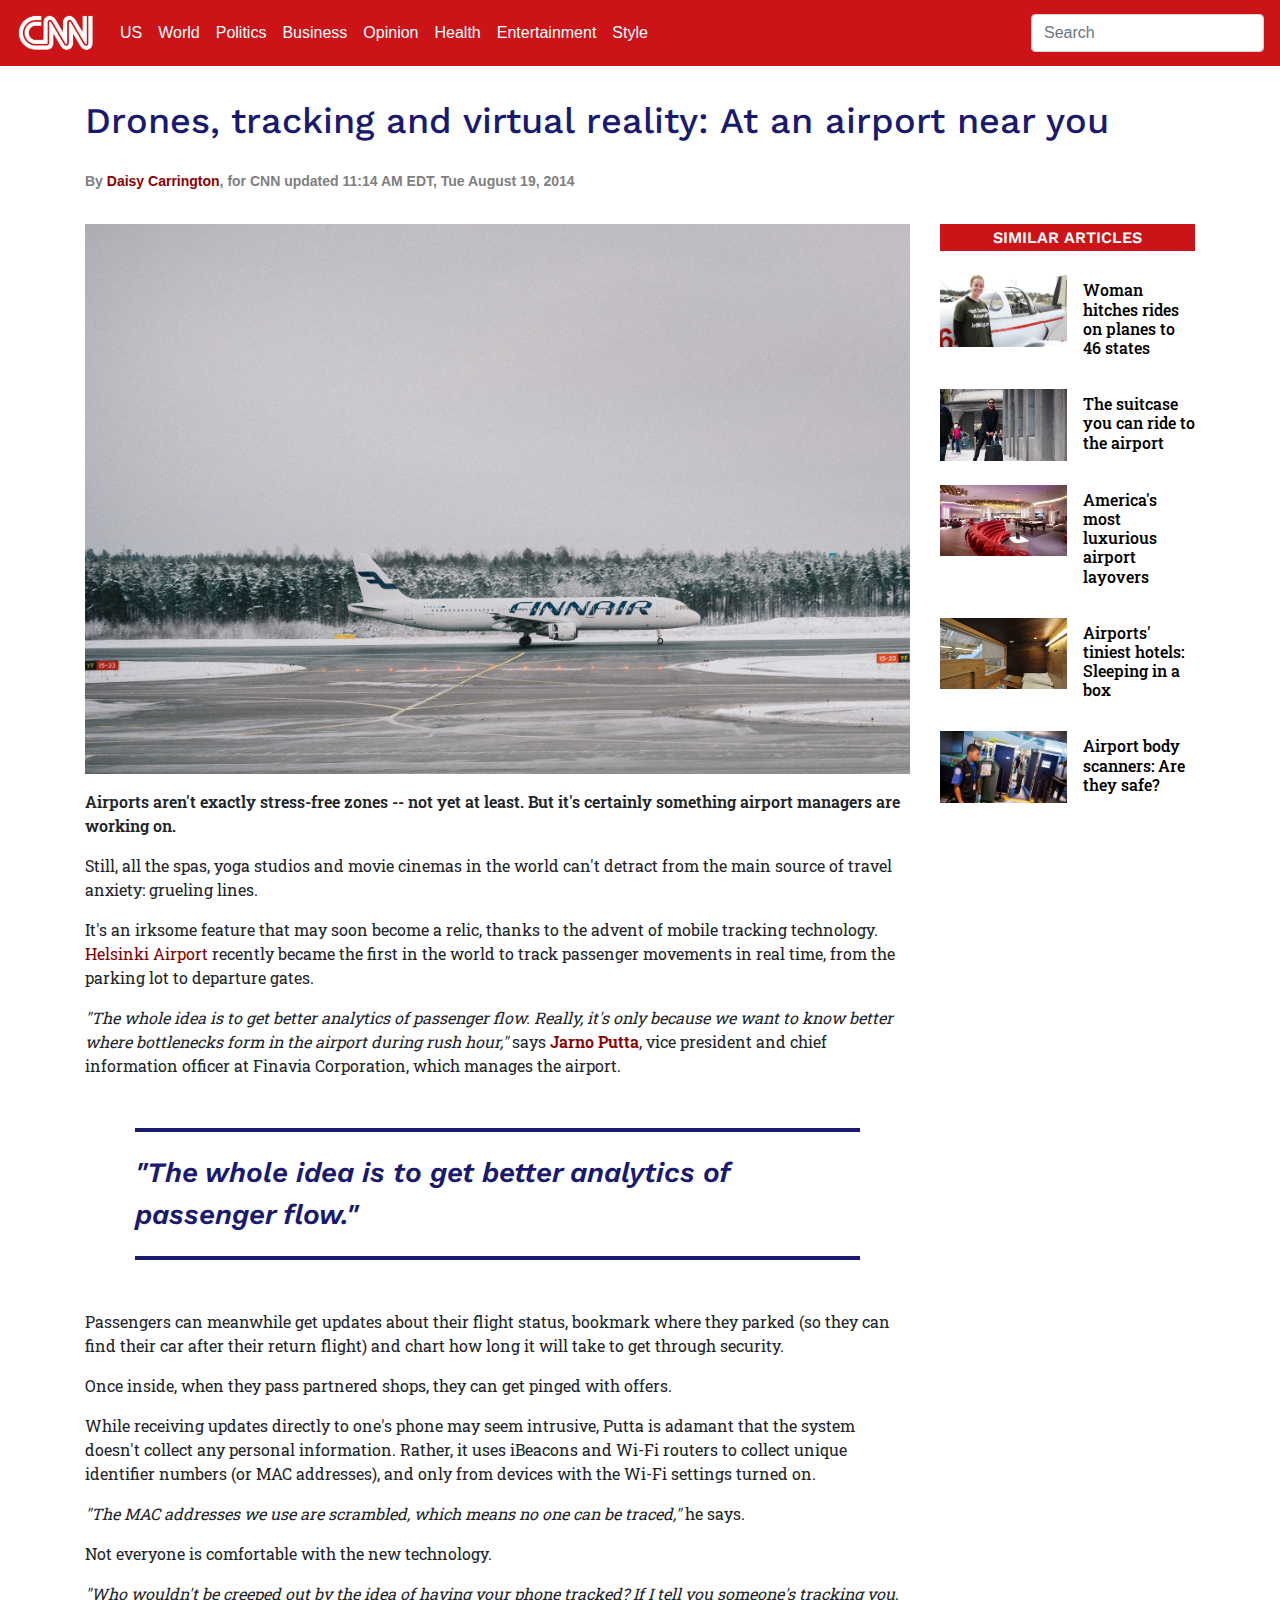
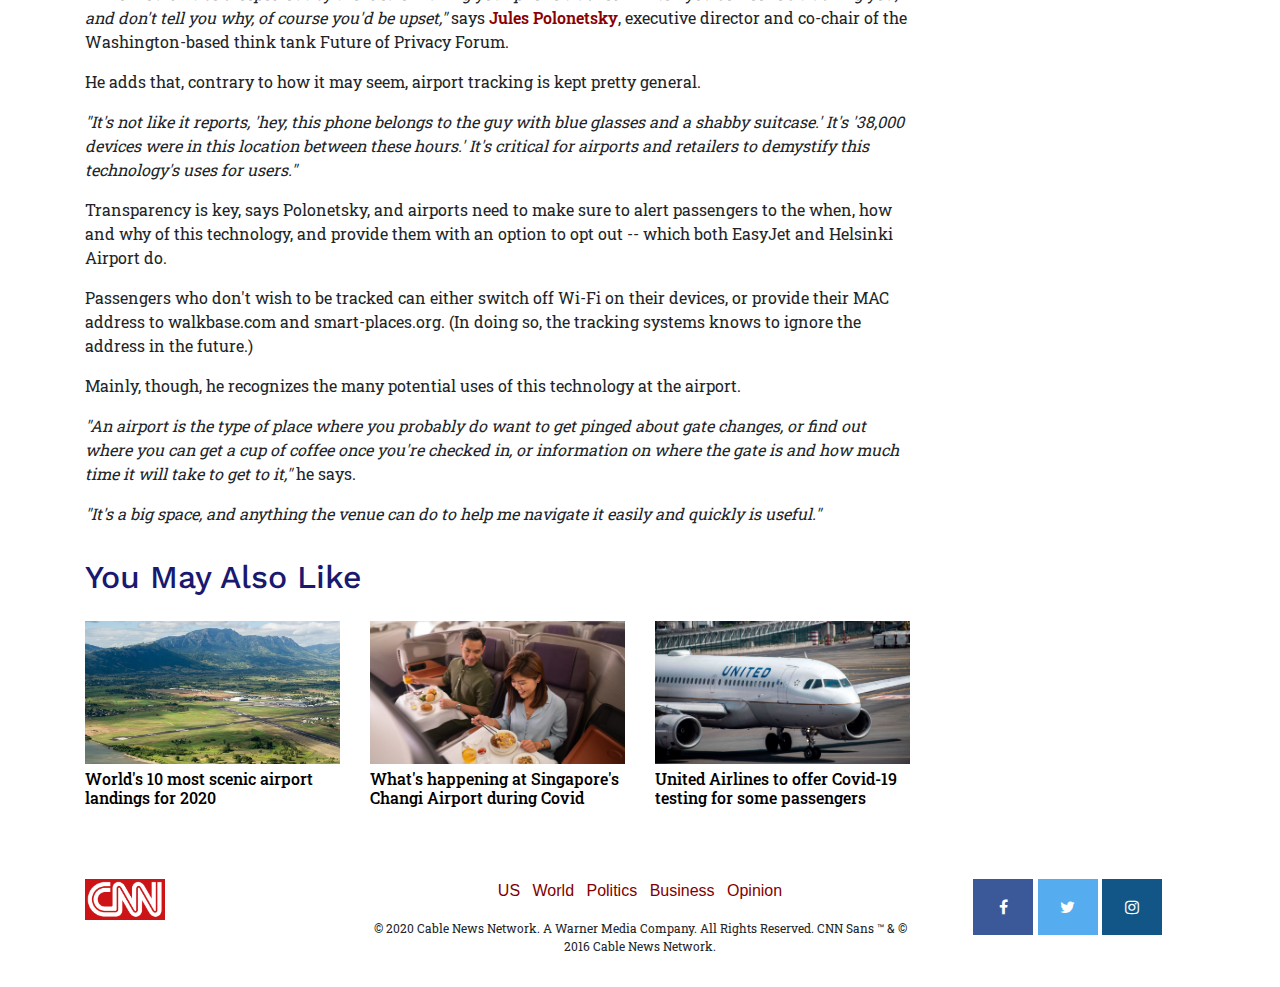
<file: index.html>
<!doctype html>

<html lang="en">


  <head>

    <!-- Required meta tags -->
    <meta charset="utf-8" />
    <meta name="viewport" content="width=device-width, initial-scale=1, shrink-to-fit=no" />

    <title>CNN | Drones, tracking and virtual reality: At an airport near you</title>

    <!-- Bootstrap CSS -->
    <link rel="stylesheet" href="css/bootstrap.min.css" type="text/css" />

    <!-- Put your general CSS file here -->
    <link rel="stylesheet" type="text/css" href="css/layout.css" />
    
    <link href="https://fonts.googleapis.com/css2?family=Roboto+Slab:wght@300&family=Work+Sans:wght@700&display=swap" rel="stylesheet" /> 

    <link rel="stylesheet" href="https://cdnjs.cloudflare.com/ajax/libs/font-awesome/4.7.0/css/font-awesome.min.css" />

  </head>


  <body class="pb-3">

    <div class="container">

      <!--Navigation Bar-->
      <nav class="navbar navbar-expand-lg navbar-dark bg-dark fixed-top mb-5">
        <a class="navbar-brand" href="https://www.cnn.com/"><img src="images/cnn-logo.png" alt="CNN logo" class="cnn-logo" /></a>
        <button class="navbar-toggler" type="button" data-toggle="collapse" data-target="#navbarsExample09" aria-controls="navbarsExample09" aria-expanded="false" aria-label="Toggle navigation">
          <span class="navbar-toggler-icon"></span>
        </button>
    
        <div class="collapse navbar-collapse" id="navbarsExample09">
          <ul class="navbar-nav mr-auto">
            <li class="nav-item">
              <a class="nav-link" href="#">US</a>
            </li>
            <li class="nav-item">
              <a class="nav-link" href="#">World</a>
            </li>
            <li class="nav-item">
              <a class="nav-link" href="#">Politics</a>
            </li>
            <li class="nav-item">
              <a class="nav-link" href="#">Business</a>
            </li>
            <li class="nav-item">
              <a class="nav-link" href="#">Opinion</a>
            </li>
            <li class="nav-item">
              <a class="nav-link" href="#">Health</a>
            </li>
            <li class="nav-item">
              <a class="nav-link" href="#">Entertainment</a>
            </li>
            <li class="nav-item">
              <a class="nav-link" href="#">Style</a>
            </li>
          </ul>
          <form class="form-inline my-2 my-md-0">
            <input class="form-control" type="text" placeholder="Search" aria-label="Search">
          </form>
        </div>
      </nav>
      <!--End of Navigation Bar-->

      <!--
      <div class="row">

        <header class="col text-center mb-5">
          
          <a href="https://www.cnn.com/">
            <img src="images/cnn-logo.png" alt="CNN logo" class="cnn-logo" />
          </a>

        </header>

      </div>
      -->

      <!--I decided to make a separate row for the headline and byline because I wanted the aside to be at the same height as the photo. I hope that's okay!-->
      <div class="row">

        <div class="col mb-3">

          <h1>Drones, tracking and virtual reality: At an airport near you</h1>

          <p class="byline">By <span class="names">Daisy Carrington</span>, for CNN updated 11:14 AM EDT, Tue August 19, 2014</p>

        </div>

      </div>


      <!--Second row (Body content + Aside)-->
      <div class="row">

        <section class="col-md-9">

          <img src="images/helsinki-airport.jpg" alt="Helsinki Airport" class="img-fluid mb-3" />

          <p class="first-p">Airports aren't exactly stress-free zones -- not yet at least. But it's certainly something airport managers are working on.</p>
    
          <p>Still, all the spas, yoga studios and movie cinemas in the world can't detract from the main source of travel anxiety: grueling lines.</p>
            
          <p>It's an irksome feature that may soon become a relic, thanks to the advent of mobile tracking technology. <a target="new" href="https://www.finavia.fi/en/airports/helsinki-airport">Helsinki Airport</a> recently became the first in the world to track passenger movements in real time, from the parking lot to departure gates.</p>
            
          <p><span class="quotes">"The whole idea is to get better analytics of passenger flow. Really, it's only because we want to know better where bottlenecks form in the airport during rush hour,"</span> says <span class="names">Jarno Putta</span>, vice president and chief information officer at Finavia Corporation, which manages the airport.</p>

          <blockquote>"The whole idea is to get better analytics of passenger flow."</blockquote>
            
          <p>Passengers can meanwhile get updates about their flight status, bookmark where they parked (so they can find their car after their return flight) and chart how long it will take to get through security.</p>
            
          <p>Once inside, when they pass partnered shops, they can get pinged with offers.</p>
            
          <p>While receiving updates directly to one's phone may seem intrusive, Putta is adamant that the system doesn't collect any personal information. Rather, it uses iBeacons and Wi-Fi routers to collect unique identifier numbers (or MAC addresses), and only from devices with the Wi-Fi settings turned on.</p>

          <p><span class="quotes">"The MAC addresses we use are scrambled, which means no one can be traced,"</span> he says.</p>
            
          <p>Not everyone is comfortable with the new technology.</p>
            
          <p><span class="quotes">"Who wouldn't be creeped out by the idea of having your phone tracked? If I tell you someone's tracking you, and don't tell you why, of course you'd be upset,"</span> says <span class="names">Jules Polonetsky</span>, executive director and co-chair of the Washington-based think tank Future of Privacy Forum.</p>

          <p>He adds that, contrary to how it may seem, airport tracking is kept pretty general.</p>
            
          <p class="quotes">"It's not like it reports, 'hey, this phone belongs to the guy with blue glasses and a shabby suitcase.' It's '38,000 devices were in this location between these hours.' It's critical for airports and retailers to demystify this technology's uses for users."</p>
            
          <p>Transparency is key, says Polonetsky, and airports need to make sure to alert passengers to the when, how and why of this technology, and provide them with an option to opt out -- which both EasyJet and Helsinki Airport do.</p>
            
          <p>Passengers who don't wish to be tracked can either switch off Wi-Fi on their devices, or provide their MAC address to walkbase.com and smart-places.org. (In doing so, the tracking systems knows to ignore the address in the future.)</p>
            
          <p>Mainly, though, he recognizes the many potential uses of this technology at the airport.</p>

          <p><span class="quotes">"An airport is the type of place where you probably do want to get pinged about gate changes, or find out where you can get a cup of coffee once you're checked in, or information on where the gate is and how much time it will take to get to it,"</span> he says.</p>
            
          <p class="quotes">"It's a big space, and anything the venue can do to help me navigate it easily and quickly is useful."</p>

          <!--You May Also Like section-->
          <h2 class="py-3">You May Also Like</h2>

          <div class="row">

            <div class="col-md-4 mb-3 mb-mb-md-0">

              <a href="https://www.cnn.com/travel/article/scenic-airport-landings-2020/index.html" target="new">
                <img src="images/scenic-airports.jpg" alt="Scenic airport landing" class="img-fluid featured-image" />
              </a>

              <a href="https://www.cnn.com/travel/article/scenic-airport-landings-2020/index.html" class="featured" target="new">
                <h5>World's 10 most scenic airport landings for 2020</h5>
              </a>

            </div>

            <div class="col-md-4 mb-3 mb-mb-md-0">

              <a href="https://www.cnn.com/travel/article/singapore-changi-airport-plane-restaurant/index.html" target="new">
                <img src="images/changi-airport.jpg" alt="Man and woman eating first class on a plane" class="img-fluid featured-image" />
              </a>

              <a href="https://www.cnn.com/travel/article/singapore-changi-airport-plane-restaurant/index.html" class="featured" target="new">
                <h5>What's happening at Singapore's Changi Airport during Covid</h5>
              </a>

            </div>

            <div class="col-md-4 mb-3 mb-mb-md-0">

              <a href="https://www.cnn.com/travel/article/united-airlines-covid-testing/index.html" target="new">
                <img src="images/united-airlines.jpg" alt="United airplane" class="img-fluid featured-image" />
              </a>

              <a href="https://www.cnn.com/travel/article/united-airlines-covid-testing/index.html" class="featured" target="new">
                <h5>United Airlines to offer Covid-19 testing for some passengers</h5>
              </a>

            </div>

          </div>

        </section>

        <!--Aside-->
        <aside class="col-md-3 bg-color mt-5 mt-md-0">

          <h4 class="m-0 p-1">Similar Articles</h4>

          <!--first post-->
          <div class="row">

            <div class="col-6 mt-4 pr-0">

              <a href="https://www.cnn.com/travel/article/plane-hitchhiker" target="new">
                <img src="images/first-featured-post.jpg" alt="Woman in front of a plane" class="img-fluid featured-image" />
              </a>

            </div>

            <div class="col-6 mt-4">

              <a href="https://www.cnn.com/travel/article/plane-hitchhiker" class="featured" target="new">
                <h5>Woman hitches rides on planes to 46 states</h5>
              </a>

            </div>

          </div>
          <!--end of first post-->

          <!--second post-->
          <div class="row">

            <div class="col-6 mt-4 pr-0">

              <a href="https://www.cnn.com/travel/article/scooter-suitcase" target="new">
                <img src="images/suitcase-scooter.jpg" alt="Man standing next to a suitcase scooter" class="img-fluid featured-image" />
              </a>

            </div>

            <div class="col-6 mt-4">

              <a href="https://www.cnn.com/travel/article/scooter-suitcase" class="featured" target="new">
                <h5>The suitcase you can ride to the airport</h5>
              </a>
            </div>

          </div>
          <!--end of second post-->

          <!--third post-->
          <div class="row">

            <div class="col-6 mt-4 pr-0">

              <a href="https://www.cnn.com/travel/article/luxury-layovers" target="new">
                <img src="images/luxury-layover.jpg" alt="Luxurious hotel" class="img-fluid featured-image" />
              </a>

            </div>

            <div class="col-6 mt-4">

              <a href="https://www.cnn.com/travel/article/luxury-layovers" class="featured" target="new">
                <h5>America's most luxurious airport layovers</h5>
              </a>

            </div>

          </div>
          <!--end of third post-->

          <!--fourth post-->
          <div class="row">

            <div class="col-6 mt-4 pr-0">

              <a href="https://www.cnn.com/travel/article/airport-microhotels" target="new">
                <img src="images/tiny-airport-room.jpg" alt="An airport microhotel room" class="img-fluid featured-image" />
              </a>

            </div>

            <div class="col-6 mt-4">

              <a href="https://www.cnn.com/travel/article/airport-microhotels" class="featured" target="new">
                <h5>Airports' tiniest hotels: Sleeping in a box</h5>
              </a>

            </div>

          </div>
          <!--end of fourth post-->

          <!--fifth post-->
          <div class="row">

            <div class="col-6 mt-4 pr-0">

              <a href="https://www.cnn.com/travel/article/airport-scanners" target="new">
                <img src="images/airport-bodyscanner.jpg" alt="Man being body scanned at an airport" class="img-fluid featured-image" />
              </a>

            </div>

            <div class="col-6 mt-4">

              <a href="https://www.cnn.com/travel/article/airport-scanners" class="featured" target="new">
                <h5>Airport body scanners: Are they safe?</h5>
              </a>

            </div>

          </div>
          <!--end of fifth post-->


        </aside>

      </div>
      <!--End of second row-->


      <!--Third row (Footer)-->
      <footer class="row mt-5">

        <div class="col-md-3 text-center text-md-left mb-3 mb-md-0">

          <a href="https://www.cnn.com/">
          <img src="images/cnn-logo.png" alt="CNN logo" class="cnn-logo" />
          </a>

        </div>

        <div class="col-md-6 text-center">

          <ul class="list-inline">
            <li class="list-inline-item"><a href="https://www.cnn.com/us">US</a></li>
            <li class="list-inline-item"><a href="https://www.cnn.com/world">World</a></li>
            <li class="list-inline-item"><a href="https://www.cnn.com/politics">Politics</a></li>
            <li class="list-inline-item"><a href="https://www.cnn.com/business">Business</a></li>
            <li class="list-inline-item"><a href="https://www.cnn.com/opinions">Opinion</a></li>
          </ul>

          <p class="copyright">© 2020 Cable News Network. A Warner Media Company. All Rights Reserved. CNN Sans ™ & © 2016 Cable News Network.</p>

        </div>

        <div class="col-md-3 text-center">

          <a href="https://facebook.com/CNN" target="new" class="fa fa-facebook"></a>
          <a href="https://twitter.com/CNN" target="new" class="fa fa-twitter"></a>
          <a href="https://instagram.com/cnn" target="new" class="fa fa-instagram"></a>

        </div>

      </footer>
      <!--End of third row-->




    </div>

  
    <!-- Optional JavaScript but required for the cool stuff -->
    <!-- jQuery first, then Popper.js, then Bootstrap JS -->
    <script src="https://code.jquery.com/jquery-3.2.1.slim.min.js" integrity="sha384-KJ3o2DKtIkvYIK3UENzmM7KCkRr/rE9/Qpg6aAZGJwFDMVNA/GpGFF93hXpG5KkN" crossorigin="anonymous"></script>
    <script src="https://cdnjs.cloudflare.com/ajax/libs/popper.js/1.12.9/umd/popper.min.js" integrity="sha384-ApNbgh9B+Y1QKtv3Rn7W3mgPxhU9K/ScQsAP7hUibX39j7fakFPskvXusvfa0b4Q" crossorigin="anonymous"></script>
    <script src="js/bootstrap.min.js"></script>

  </body>
</html>
</file>
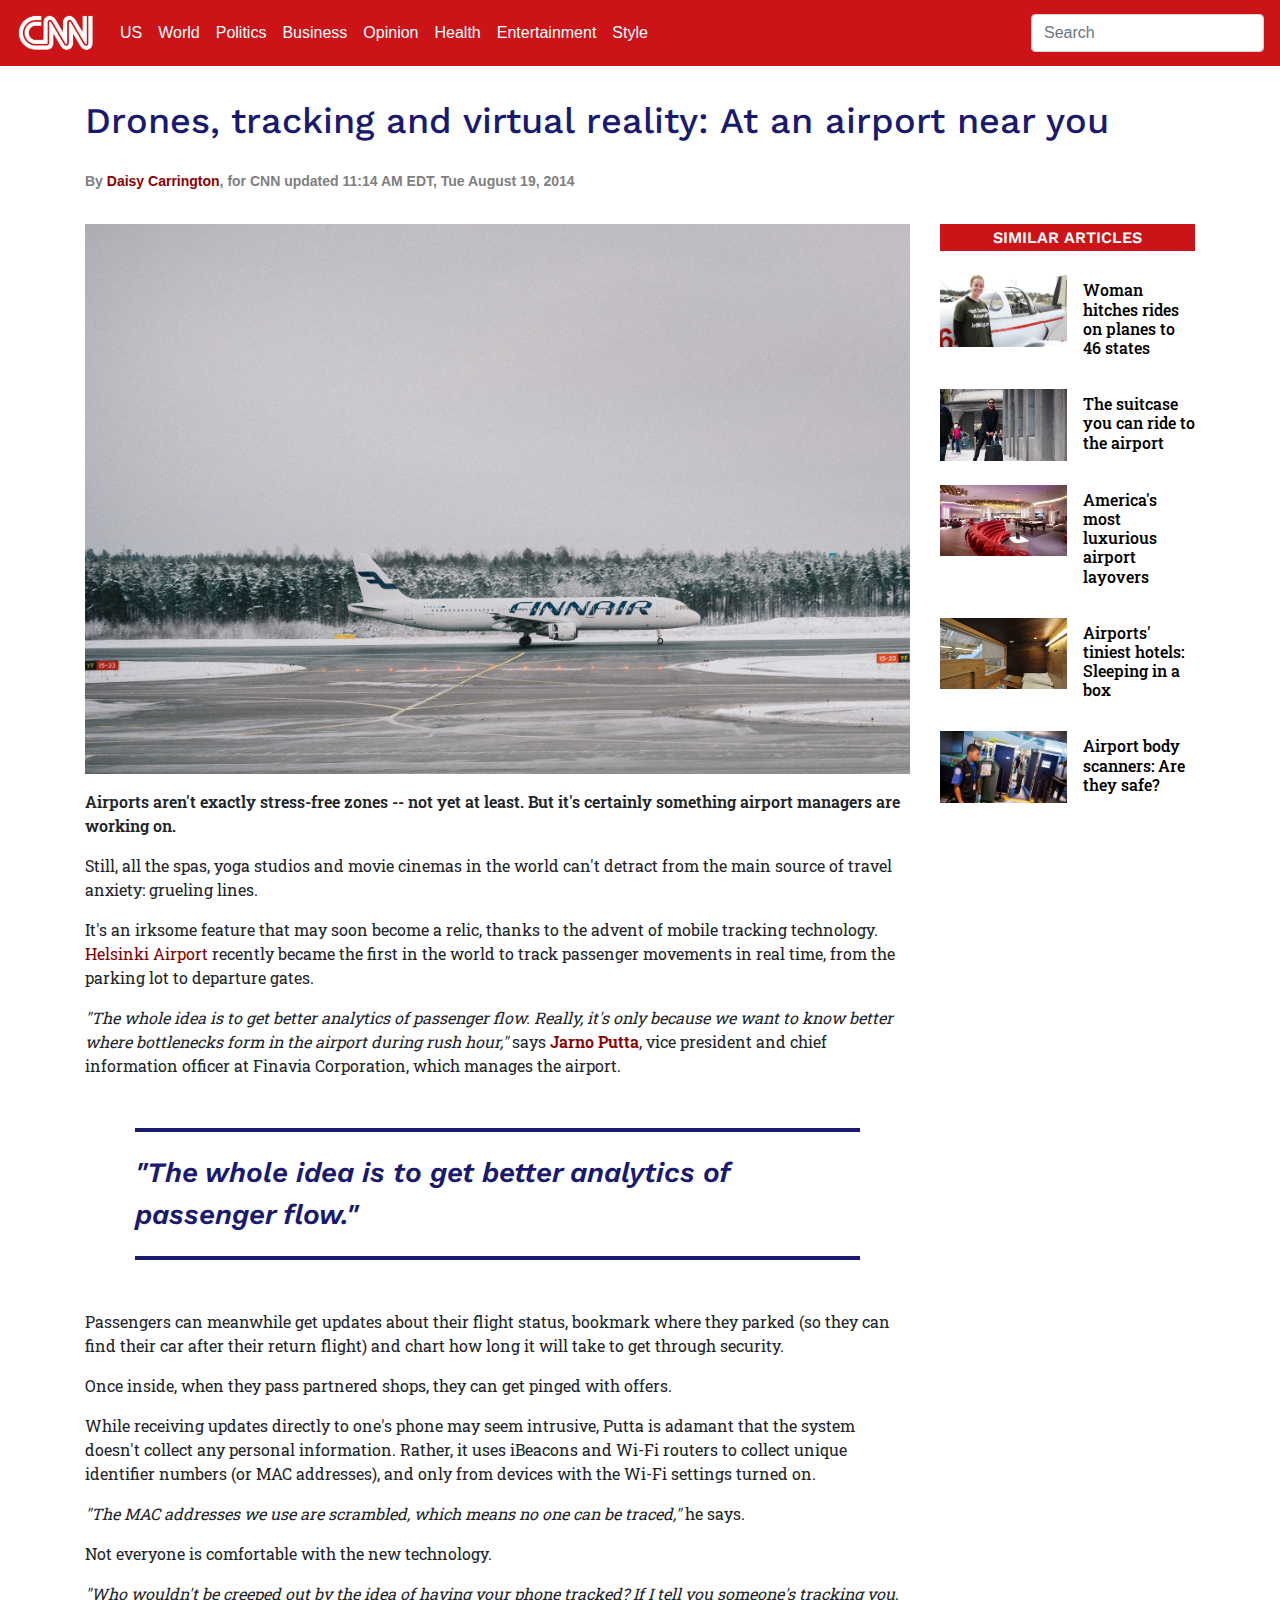
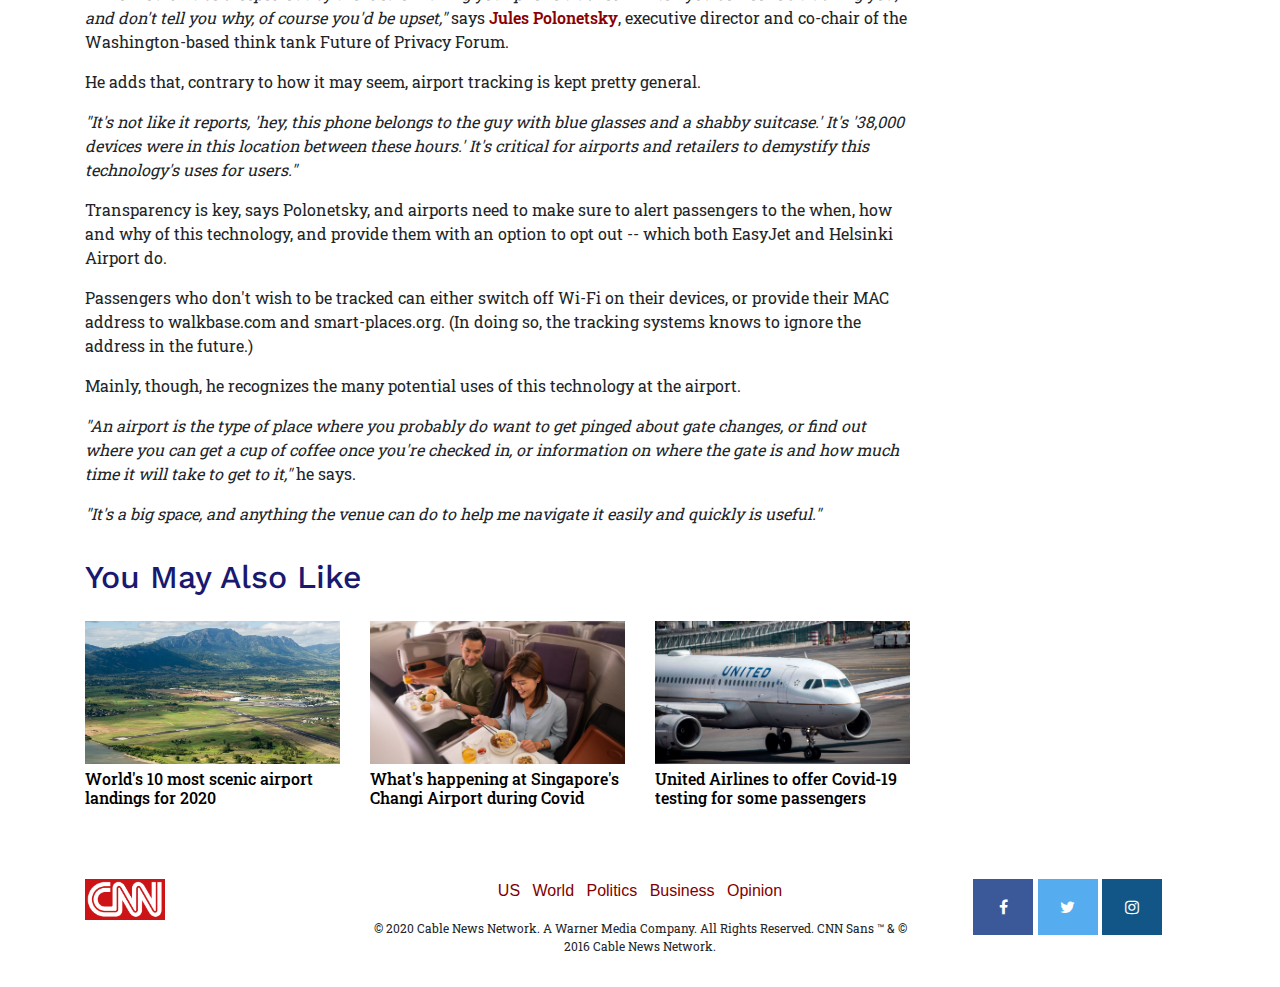
<file: page-bartling.html>
<!doctype html>

<html lang="en">


  <head>

    <!-- Required meta tags -->
    <meta charset="utf-8" />
    <meta name="viewport" content="width=device-width, initial-scale=1, shrink-to-fit=no" />

    <title>CNN | Drones, tracking and virtual reality: At an airport near you</title>

    <!-- Bootstrap CSS -->
    <link rel="stylesheet" href="css/bootstrap.min.css" type="text/css" />

    <!-- Put your general CSS file here -->
    <link rel="stylesheet" type="text/css" href="css/layout.css" />
    
    <link href="https://fonts.googleapis.com/css2?family=Roboto+Slab:wght@300&family=Work+Sans:wght@700&display=swap" rel="stylesheet" /> 

    <link rel="stylesheet" href="https://cdnjs.cloudflare.com/ajax/libs/font-awesome/4.7.0/css/font-awesome.min.css" />

  </head>


  <body class="pb-3">

    <div class="container">

      <!--Navigation Bar-->
      <nav class="navbar navbar-expand-lg navbar-dark bg-dark fixed-top mb-5">
        <a class="navbar-brand" href="https://www.cnn.com/"><img src="images/cnn-logo.png" alt="CNN logo" class="cnn-logo" /></a>
        <button class="navbar-toggler" type="button" data-toggle="collapse" data-target="#navbarsExample09" aria-controls="navbarsExample09" aria-expanded="false" aria-label="Toggle navigation">
          <span class="navbar-toggler-icon"></span>
        </button>
    
        <div class="collapse navbar-collapse" id="navbarsExample09">
          <ul class="navbar-nav mr-auto">
            <li class="nav-item">
              <a class="nav-link" href="#">US</a>
            </li>
            <li class="nav-item">
              <a class="nav-link" href="#">World</a>
            </li>
            <li class="nav-item">
              <a class="nav-link" href="#">Politics</a>
            </li>
            <li class="nav-item">
              <a class="nav-link" href="#">Business</a>
            </li>
            <li class="nav-item">
              <a class="nav-link" href="#">Opinion</a>
            </li>
            <li class="nav-item">
              <a class="nav-link" href="#">Health</a>
            </li>
            <li class="nav-item">
              <a class="nav-link" href="#">Entertainment</a>
            </li>
            <li class="nav-item">
              <a class="nav-link" href="#">Style</a>
            </li>
          </ul>
          <form class="form-inline my-2 my-md-0">
            <input class="form-control" type="text" placeholder="Search" aria-label="Search">
          </form>
        </div>
      </nav>
      <!--End of Navigation Bar-->

      <!--
      <div class="row">

        <header class="col text-center mb-5">
          
          <a href="https://www.cnn.com/">
            <img src="images/cnn-logo.png" alt="CNN logo" class="cnn-logo" />
          </a>

        </header>

      </div>
      -->

      <!--I decided to make a separate row for the headline and byline because I wanted the aside to be at the same height as the photo. I hope that's okay!-->
      <div class="row">

        <div class="col mb-3">

          <h1>Drones, tracking and virtual reality: At an airport near you</h1>

          <p class="byline">By <span class="names">Daisy Carrington</span>, for CNN updated 11:14 AM EDT, Tue August 19, 2014</p>

        </div>

      </div>


      <!--Second row (Body content + Aside)-->
      <div class="row">

        <section class="col-md-9">

          <img src="images/helsinki-airport.jpg" alt="Helsinki Airport" class="img-fluid mb-3" />

          <p class="first-p">Airports aren't exactly stress-free zones -- not yet at least. But it's certainly something airport managers are working on.</p>
    
          <p>Still, all the spas, yoga studios and movie cinemas in the world can't detract from the main source of travel anxiety: grueling lines.</p>
            
          <p>It's an irksome feature that may soon become a relic, thanks to the advent of mobile tracking technology. <a target="new" href="https://www.finavia.fi/en/airports/helsinki-airport">Helsinki Airport</a> recently became the first in the world to track passenger movements in real time, from the parking lot to departure gates.</p>
            
          <p><span class="quotes">"The whole idea is to get better analytics of passenger flow. Really, it's only because we want to know better where bottlenecks form in the airport during rush hour,"</span> says <span class="names">Jarno Putta</span>, vice president and chief information officer at Finavia Corporation, which manages the airport.</p>

          <blockquote>"The whole idea is to get better analytics of passenger flow."</blockquote>
            
          <p>Passengers can meanwhile get updates about their flight status, bookmark where they parked (so they can find their car after their return flight) and chart how long it will take to get through security.</p>
            
          <p>Once inside, when they pass partnered shops, they can get pinged with offers.</p>
            
          <p>While receiving updates directly to one's phone may seem intrusive, Putta is adamant that the system doesn't collect any personal information. Rather, it uses iBeacons and Wi-Fi routers to collect unique identifier numbers (or MAC addresses), and only from devices with the Wi-Fi settings turned on.</p>

          <p><span class="quotes">"The MAC addresses we use are scrambled, which means no one can be traced,"</span> he says.</p>
            
          <p>Not everyone is comfortable with the new technology.</p>
            
          <p><span class="quotes">"Who wouldn't be creeped out by the idea of having your phone tracked? If I tell you someone's tracking you, and don't tell you why, of course you'd be upset,"</span> says <span class="names">Jules Polonetsky</span>, executive director and co-chair of the Washington-based think tank Future of Privacy Forum.</p>

          <p>He adds that, contrary to how it may seem, airport tracking is kept pretty general.</p>
            
          <p class="quotes">"It's not like it reports, 'hey, this phone belongs to the guy with blue glasses and a shabby suitcase.' It's '38,000 devices were in this location between these hours.' It's critical for airports and retailers to demystify this technology's uses for users."</p>
            
          <p>Transparency is key, says Polonetsky, and airports need to make sure to alert passengers to the when, how and why of this technology, and provide them with an option to opt out -- which both EasyJet and Helsinki Airport do.</p>
            
          <p>Passengers who don't wish to be tracked can either switch off Wi-Fi on their devices, or provide their MAC address to walkbase.com and smart-places.org. (In doing so, the tracking systems knows to ignore the address in the future.)</p>
            
          <p>Mainly, though, he recognizes the many potential uses of this technology at the airport.</p>

          <p><span class="quotes">"An airport is the type of place where you probably do want to get pinged about gate changes, or find out where you can get a cup of coffee once you're checked in, or information on where the gate is and how much time it will take to get to it,"</span> he says.</p>
            
          <p class="quotes">"It's a big space, and anything the venue can do to help me navigate it easily and quickly is useful."</p>

          <!--You May Also Like section-->
          <h2 class="py-3">You May Also Like</h2>

          <div class="row">

            <div class="col-md-4 mb-3 mb-mb-md-0">

              <a href="https://www.cnn.com/travel/article/scenic-airport-landings-2020/index.html" target="new">
                <img src="images/scenic-airports.jpg" alt="Scenic airport landing" class="img-fluid featured-image" />
              </a>

              <a href="https://www.cnn.com/travel/article/scenic-airport-landings-2020/index.html" class="featured" target="new">
                <h5>World's 10 most scenic airport landings for 2020</h5>
              </a>

            </div>

            <div class="col-md-4 mb-3 mb-mb-md-0">

              <a href="https://www.cnn.com/travel/article/singapore-changi-airport-plane-restaurant/index.html" target="new">
                <img src="images/changi-airport.jpg" alt="Man and woman eating first class on a plane" class="img-fluid featured-image" />
              </a>

              <a href="https://www.cnn.com/travel/article/singapore-changi-airport-plane-restaurant/index.html" class="featured" target="new">
                <h5>What's happening at Singapore's Changi Airport during Covid</h5>
              </a>

            </div>

            <div class="col-md-4 mb-3 mb-mb-md-0">

              <a href="https://www.cnn.com/travel/article/united-airlines-covid-testing/index.html" target="new">
                <img src="images/united-airlines.jpg" alt="United airplane" class="img-fluid featured-image" />
              </a>

              <a href="https://www.cnn.com/travel/article/united-airlines-covid-testing/index.html" class="featured" target="new">
                <h5>United Airlines to offer Covid-19 testing for some passengers</h5>
              </a>

            </div>

          </div>

        </section>

        <!--Aside-->
        <aside class="col-md-3 bg-color mt-5 mt-md-0">

          <h4 class="m-0 p-1">Similar Articles</h4>

          <!--first post-->
          <div class="row">

            <div class="col-6 mt-4 pr-0">

              <a href="https://www.cnn.com/travel/article/plane-hitchhiker" target="new">
                <img src="images/first-featured-post.jpg" alt="Woman in front of a plane" class="img-fluid featured-image" />
              </a>

            </div>

            <div class="col-6 mt-4">

              <a href="https://www.cnn.com/travel/article/plane-hitchhiker" class="featured" target="new">
                <h5>Woman hitches rides on planes to 46 states</h5>
              </a>

            </div>

          </div>
          <!--end of first post-->

          <!--second post-->
          <div class="row">

            <div class="col-6 mt-4 pr-0">

              <a href="https://www.cnn.com/travel/article/scooter-suitcase" target="new">
                <img src="images/suitcase-scooter.jpg" alt="Man standing next to a suitcase scooter" class="img-fluid featured-image" />
              </a>

            </div>

            <div class="col-6 mt-4">

              <a href="https://www.cnn.com/travel/article/scooter-suitcase" class="featured" target="new">
                <h5>The suitcase you can ride to the airport</h5>
              </a>
            </div>

          </div>
          <!--end of second post-->

          <!--third post-->
          <div class="row">

            <div class="col-6 mt-4 pr-0">

              <a href="https://www.cnn.com/travel/article/luxury-layovers" target="new">
                <img src="images/luxury-layover.jpg" alt="Luxurious hotel" class="img-fluid featured-image" />
              </a>

            </div>

            <div class="col-6 mt-4">

              <a href="https://www.cnn.com/travel/article/luxury-layovers" class="featured" target="new">
                <h5>America's most luxurious airport layovers</h5>
              </a>

            </div>

          </div>
          <!--end of third post-->

          <!--fourth post-->
          <div class="row">

            <div class="col-6 mt-4 pr-0">

              <a href="https://www.cnn.com/travel/article/airport-microhotels" target="new">
                <img src="images/tiny-airport-room.jpg" alt="An airport microhotel room" class="img-fluid featured-image" />
              </a>

            </div>

            <div class="col-6 mt-4">

              <a href="https://www.cnn.com/travel/article/airport-microhotels" class="featured" target="new">
                <h5>Airports' tiniest hotels: Sleeping in a box</h5>
              </a>

            </div>

          </div>
          <!--end of fourth post-->

          <!--fifth post-->
          <div class="row">

            <div class="col-6 mt-4 pr-0">

              <a href="https://www.cnn.com/travel/article/airport-scanners" target="new">
                <img src="images/airport-bodyscanner.jpg" alt="Man being body scanned at an airport" class="img-fluid featured-image" />
              </a>

            </div>

            <div class="col-6 mt-4">

              <a href="https://www.cnn.com/travel/article/airport-scanners" class="featured" target="new">
                <h5>Airport body scanners: Are they safe?</h5>
              </a>

            </div>

          </div>
          <!--end of fifth post-->


        </aside>

      </div>
      <!--End of second row-->


      <!--Third row (Footer)-->
      <footer class="row mt-5">

        <div class="col-md-3 text-center text-md-left mb-3 mb-md-0">

          <a href="https://www.cnn.com/">
          <img src="images/cnn-logo.png" alt="CNN logo" class="cnn-logo" />
          </a>

        </div>

        <div class="col-md-6 text-center">

          <ul class="list-inline">
            <li class="list-inline-item"><a href="https://www.cnn.com/us">US</a></li>
            <li class="list-inline-item"><a href="https://www.cnn.com/world">World</a></li>
            <li class="list-inline-item"><a href="https://www.cnn.com/politics">Politics</a></li>
            <li class="list-inline-item"><a href="https://www.cnn.com/business">Business</a></li>
            <li class="list-inline-item"><a href="https://www.cnn.com/opinions">Opinion</a></li>
          </ul>

          <p class="copyright">© 2020 Cable News Network. A Warner Media Company. All Rights Reserved. CNN Sans ™ & © 2016 Cable News Network.</p>

        </div>

        <div class="col-md-3 text-center">

          <a href="https://facebook.com/CNN" target="new" class="fa fa-facebook"></a>
          <a href="https://twitter.com/CNN" target="new" class="fa fa-twitter"></a>
          <a href="https://instagram.com/cnn" target="new" class="fa fa-instagram"></a>

        </div>

      </footer>
      <!--End of third row-->




    </div>

  
    <!-- Optional JavaScript but required for the cool stuff -->
    <!-- jQuery first, then Popper.js, then Bootstrap JS -->
    <script src="https://code.jquery.com/jquery-3.2.1.slim.min.js" integrity="sha384-KJ3o2DKtIkvYIK3UENzmM7KCkRr/rE9/Qpg6aAZGJwFDMVNA/GpGFF93hXpG5KkN" crossorigin="anonymous"></script>
    <script src="https://cdnjs.cloudflare.com/ajax/libs/popper.js/1.12.9/umd/popper.min.js" integrity="sha384-ApNbgh9B+Y1QKtv3Rn7W3mgPxhU9K/ScQsAP7hUibX39j7fakFPskvXusvfa0b4Q" crossorigin="anonymous"></script>
    <script src="js/bootstrap.min.js"></script>

  </body>
</html>
</file>
<file: css/layout.css>
/*header*/
.cnn-logo {
    width:80px;
}

header {
    background-color:#cc1317;
}

/*nav bar*/
.bg-dark {
    background-color:#cc1317 !important;
}

.navbar-dark .navbar-nav .nav-link {
    color:#ffffff;
}


/*body*/
body {
    padding-top:100px;
}

h1 {
    font-size:36px;
    font-family:'Work Sans', sans-serif;
    color:#191970;
    padding-bottom:20px;
}

.byline {
    font-family:'Arial', 'Helvetica', sans-serif;
    font-size:14px;
    font-weight:bold;
    color:#808080;
}

p {
    font-size:16px;
    font-family:'Roboto Slab', serif;
}

.first-p {
    font-weight:600;
}

.names {
    font-weight:600;
    color:#8b0000;
}

.quotes {
    font-style:italic;
}

a {
    text-decoration:none;
    color:#800000;
}

a:hover {
    text-decoration:underline;
    color:#670000;
}

blockquote {
    margin:50px;
    color:#191970;
    font-family:'Work Sans', sans-serif;
    font-weight:600;
    font-size:28px;
    font-style:italic;
    padding:20px 0 20px 0;
    border-block-start: 4px solid #191970;
    border-block-end: 4px solid #191970;
}

/*aside*/

h4 {
    font-family:'Work Sans', sans-serif;
    color:#ffffff;
    background-color:#cc1317;
    text-transform: uppercase;
    font-size:16px;
    font-weight:600;
    text-align:center;
}

h5 {
    font-size:16px;
    font-family:'Roboto Slab', serif;
    margin-top:5px;
}

.featured {
    color:#000000;
}

.featured:hover {
    text-decoration:none;
    color:#670000;
}

.featured-image:hover {
    opacity:0.5;
}

/*you might also like*/
h2 {
    font-family:'Work Sans', sans-serif;
    color:#191970;
}

/*footer*/
.copyright {
    font-size:12px;
}

/* Style all font awesome icons */
.fa {
    padding: 20px;
    font-size: 30px;
    width: 60px;
    text-align: center;
    text-decoration: none;
  }
  
/* Add a hover effect if you want */
.fa:hover {
    color:#ffffff;
    text-decoration:none;
}

/* Facebook */
.fa-facebook {
    background: #3B5998;
    color: #ffffff;
  }
  
/* Twitter */
.fa-twitter {
    background: #55ACEE;
    color: #ffffff;
}

.fa-instagram {
    background: #125688;
    color: #ffffff;
  }

/*jumbotron*/
.center {
    margin:0 auto;
}

.jumbotron {
    background-image:url(../images/plane-transparent.png);
    background-size:cover;
}

.dek {
    font-weight:800;
}

.btn {
    background:#cc1317;
    border:none;
}

.btn:hover {
    background:#670000;
}
</file>
